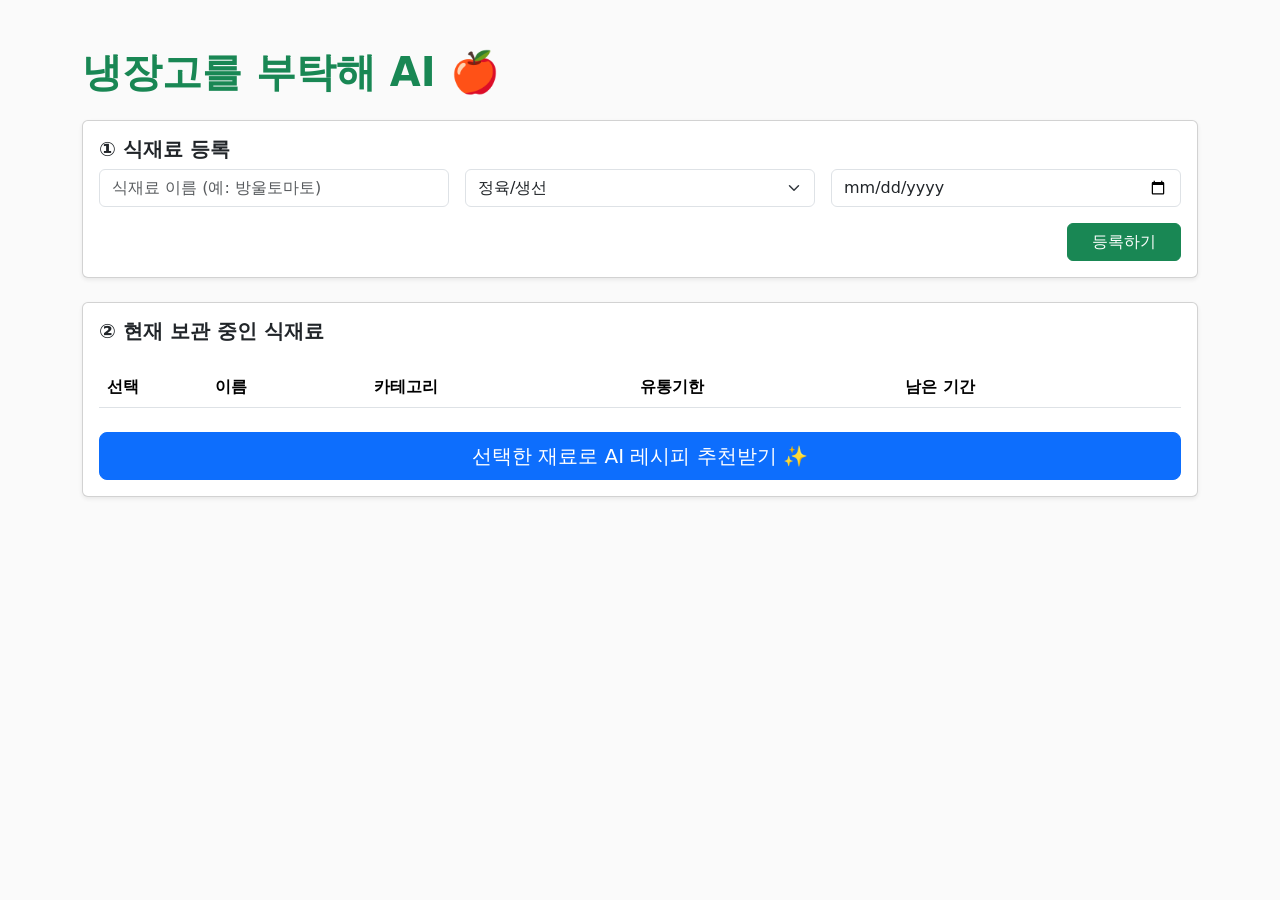
<file: index.html>
<!DOCTYPE html>
<html lang="ko">
<head>
    <meta charset="UTF-8">
    <title>인공지능 스마트 냉장고 관리</title>
    <link href="https://cdn.jsdelivr.net/npm/bootstrap@5.3.0/dist/css/bootstrap.min.css" rel="stylesheet">
</head>
<body class="container mt-5" style="background-color: #fafafa;">
    <h1 class="mb-4 fw-bold text-success">냉장고를 부탁해 AI 🍎</h1>

    <div class="card card-body mb-4 shadow-sm">
        <h5 class="card-title fw-bold">① 식재료 등록</h5>
        <div class="row g-3">
            <div class="col-md-4">
                <input type="text" id="foodName" class="form-control" placeholder="식재료 이름 (예: 방울토마토)">
            </div>
            <div class="col-md-4">
                <select id="foodCategory" class="form-select">
                    <option value="정육/생선">정육/생선</option>
                    <option value="야채/과일">야채/과일</option>
                    <option value="유제품">유제품</option>
                    <option value="기타">기타</option>
                </select>
            </div>
            <div class="col-md-4">
                <input type="date" id="expiryDate" class="form-control">
            </div>
            <div class="col-12 text-end">
                <button onclick="addFood()" class="btn btn-success px-4">등록하기</button>
            </div>
        </div>
    </div>

    <div class="card card-body mb-4 shadow-sm">
        <h5 class="card-title fw-bold">② 현재 보관 중인 식재료</h5>
        <table class="table align-middle mt-3">
            <thead>
                <tr>
                    <th style="width: 10%">선택</th>
                    <th>이름</th>
                    <th>카테고리</th>
                    <th>유통기한</th>
                    <th>남은 기간</th>
                </tr>
            </thead>
            <tbody id="inventoryList">
                </tbody>
        </table>
        <button onclick="recommendRecipe()" class="btn btn-primary btn-lg w-100 mt-2">선택한 재료로 AI 레시피 추천받기 ✨</button>
    </div>

    <div id="recipeResult" class="card card-body shadow-sm d-none">
        <h5 class="card-title fw-bold text-primary">③ AI 추천 레시피 및 조리 타이머</h5>
        <div class="p-3 bg-light rounded mb-3" id="recipeContent"></div>
        
        <div class="border-top pt-3 text-center">
            <h6>⏱️ 추천 조리 타이머</h6>
            <h2 id="timerDisplay" class="fw-bold my-2 text-danger">02:00</h2>
            <button id="timerBtn" onclick="toggleTimer()" class="btn btn-outline-danger btn-sm">타이머 시작</button>
        </div>
    </div>

    <script src="app.js"></script>
</body>
</html>
</file>
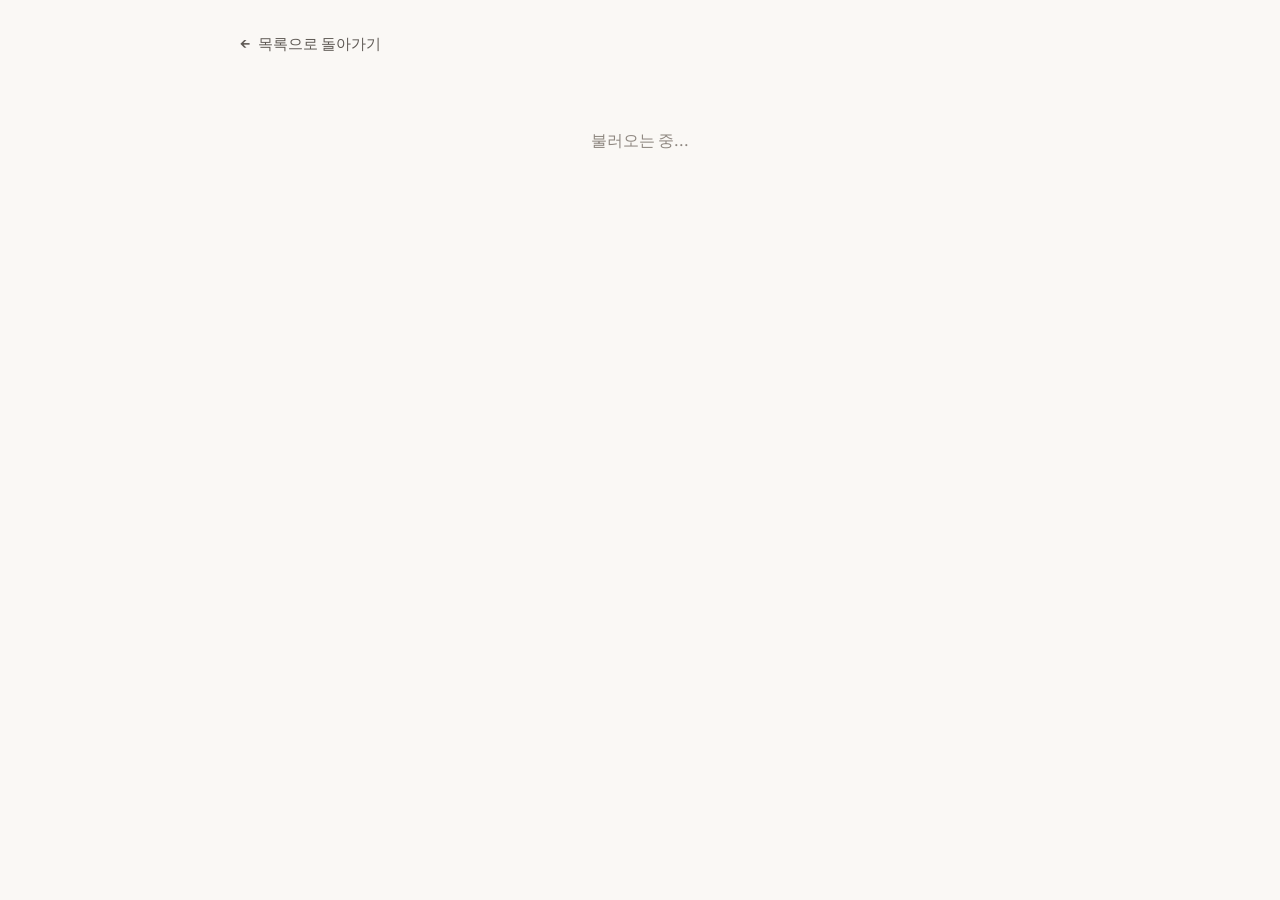
<file: detail.html>
<!DOCTYPE html>
<html lang="ko">
<head>
  <meta charset="UTF-8">
  <meta name="viewport" content="width=device-width, initial-scale=1.0">
  <title>BookMark - 상세 보기</title>
  <link rel="stylesheet" href="style.css">
</head>
<body>

  <main>
    <div class="detail-container">
      <!-- Back Link -->
      <a href="index.html" class="back-link">
        <span>←</span> 목록으로 돌아가기
      </a>

      <!-- Detail Card (will be populated dynamically) -->
      <div id="detailCardWrapper">
        <div style="text-align: center; padding: 3rem; color: var(--text-muted);">
          불러오는 중...
        </div>
      </div>

      <!-- Action Buttons -->
      <div class="detail-actions" id="actionButtons" style="display: none;">
        <button id="editBtn" class="btn btn-secondary">✏️ 수정하기</button>
        <button id="deleteBtn" class="btn btn-danger">🗑️ 삭제하기</button>
      </div>
    </div>
  </main>

  <script src="app.js"></script>
  <script>
    document.addEventListener("DOMContentLoaded", () => {
      const urlParams = new URLSearchParams(window.location.search);
      const quoteId = urlParams.get("id");
      
      const detailCardWrapper = document.getElementById("detailCardWrapper");
      const actionButtons = document.getElementById("actionButtons");
      const editBtn = document.getElementById("editBtn");
      const deleteBtn = document.getElementById("deleteBtn");

      if (!quoteId) {
        handleInvalidAccess();
        return;
      }

      const quote = getQuote(quoteId);

      if (!quote) {
        handleInvalidAccess();
        return;
      }

      // Escape HTML helper
      const escape = (str) => {
        if (!str) return '';
        return str
          .replace(/&/g, "&amp;")
          .replace(/</g, "&lt;")
          .replace(/>/g, "&gt;")
          .replace(/"/g, "&quot;")
          .replace(/'/g, "&#039;");
      };

      // Populate details card
      let memoHtml = "";
      if (quote.memo && quote.memo.trim() !== "") {
        memoHtml = `
          <div class="detail-memo-section">
            <div class="detail-memo-title">📝 나의 메모</div>
            <div class="detail-memo-content">${escape(quote.memo)}</div>
          </div>
        `;
      }

      detailCardWrapper.innerHTML = `
        <div class="detail-card">
          <div class="detail-quote-section">
            <span class="detail-quote-mark open">❝</span>
            <div class="detail-quote-text">${escape(quote.quote)}</div>
            <span class="detail-quote-mark close">❞</span>
          </div>

          <div class="detail-divider"></div>

          <div class="detail-info-grid">
            <div class="detail-info-item">
              <span class="detail-info-label">📖 책 제목</span>
              <span class="detail-info-value">${escape(quote.title)}</span>
            </div>
            <div class="detail-info-item">
              <span class="detail-info-label">✍️ 저자</span>
              <span class="detail-info-value">${escape(quote.author)}</span>
            </div>
            <div class="detail-info-item">
              <span class="detail-info-label">📅 등록일</span>
              <span class="detail-info-value">${quote.createdAt || 'N/A'}</span>
            </div>
          </div>

          ${memoHtml}
        </div>
      `;

      // Show action buttons
      actionButtons.style.display = "flex";

      // Edit Button
      editBtn.addEventListener("click", () => {
        location.href = `write.html?edit=${quote.id}`;
      });

      // Delete Button
      deleteBtn.addEventListener("click", () => {
        showConfirmModal(
          "문장을 삭제하시겠습니까?",
          "삭제된 기록은 복구할 수 없습니다.",
          () => {
            deleteQuote(quote.id);
            location.href = "index.html";
          }
        );
      });
    });

    function handleInvalidAccess() {
      showCustomAlert("해당 기록을 찾을 수 없거나 올바르지 않은 접근입니다.");
      setTimeout(() => {
        location.href = "index.html";
      }, 1500);
    }
  </script>
</body>
</html>
</file>
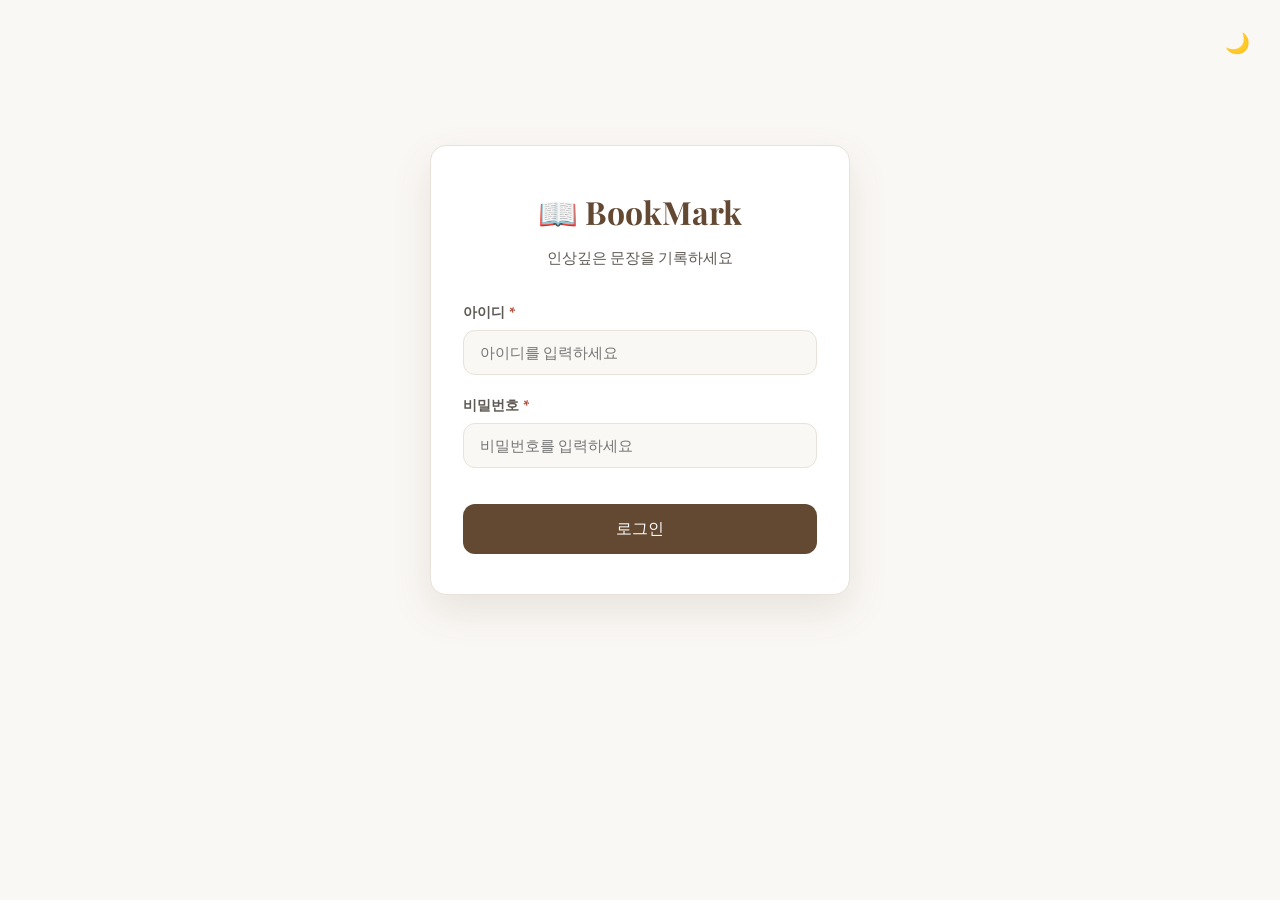
<file: login.html>
<!DOCTYPE html>
<html lang="ko">
<head>
  <meta charset="UTF-8">
  <meta name="viewport" content="width=device-width, initial-scale=1.0">
  <title>BookMark - 로그인</title>
  <link rel="stylesheet" href="style.css">
</head>
<body>

  <!-- Floating Theme Toggle for Login Page -->
  <div style="position: absolute; top: 1.5rem; right: 1.5rem;">
    <button id="loginThemeToggle" class="theme-toggle" title="테마 변경">
      <span class="dark-icon">🌙</span>
      <span class="light-icon">☀️</span>
    </button>
  </div>

  <div class="login-wrapper">
    <div class="login-card">
      <div class="login-header">
        <h2>📖 BookMark</h2>
        <p>인상깊은 문장을 기록하세요</p>
      </div>

      <!-- Error Message Alert -->
      <div id="errorMessage" class="login-error">
        <span>⚠️</span>
        <span id="errorText">오류 메시지</span>
      </div>

      <form id="loginForm">
        <div class="form-group">
          <label for="username">아이디 <span class="required">*</span></label>
          <input type="text" id="username" class="form-control" placeholder="아이디를 입력하세요" required autocomplete="username">
        </div>

        <div class="form-group">
          <label for="password">비밀번호 <span class="required">*</span></label>
          <input type="password" id="password" class="form-control" placeholder="비밀번호를 입력하세요" required autocomplete="current-password">
        </div>

        <button type="submit" class="btn btn-primary" style="width: 100%; padding: 0.8rem; margin-top: 1rem; font-size: 1rem;">
          로그인
        </button>
      </form>
    </div>
  </div>

  <script src="app.js"></script>
  <script>
    document.addEventListener("DOMContentLoaded", () => {
      const loginForm = document.getElementById("loginForm");
      const usernameInput = document.getElementById("username");
      const passwordInput = document.getElementById("password");
      const errorMessage = document.getElementById("errorMessage");
      const errorText = document.getElementById("errorText");
      
      // Wire theme toggle for login page since it doesn't have the standard header
      const loginThemeToggle = document.getElementById("loginThemeToggle");
      if (loginThemeToggle) {
        loginThemeToggle.addEventListener("click", () => {
          toggleTheme();
        });
      }

      function showError(text) {
        errorText.textContent = text;
        errorMessage.style.display = "flex";
        
        // Retrigger shake animation
        errorMessage.style.animation = 'none';
        errorMessage.offsetHeight; /* trigger reflow */
        errorMessage.style.animation = null;
      }

      function hideError() {
        errorMessage.style.display = "none";
      }

      loginForm.addEventListener("submit", (e) => {
        e.preventDefault();
        hideError();

        const idValue = usernameInput.value.trim();
        const pwValue = passwordInput.value.trim();

        // 1. Validation for empty values
        if (!idValue || !pwValue) {
          showError("아이디와 비밀번호를 입력해주세요");
          return;
        }

        // Success: Anyone can log in now as long as fields are not empty
        localStorage.setItem("isLogin", "true");
        localStorage.setItem("userId", idValue);
        const currentDir = window.location.href.substring(0, window.location.href.lastIndexOf('/') + 1);
        window.location.href = currentDir + "index.html";
      });
    });
  </script>
</body>
</html>
</file>
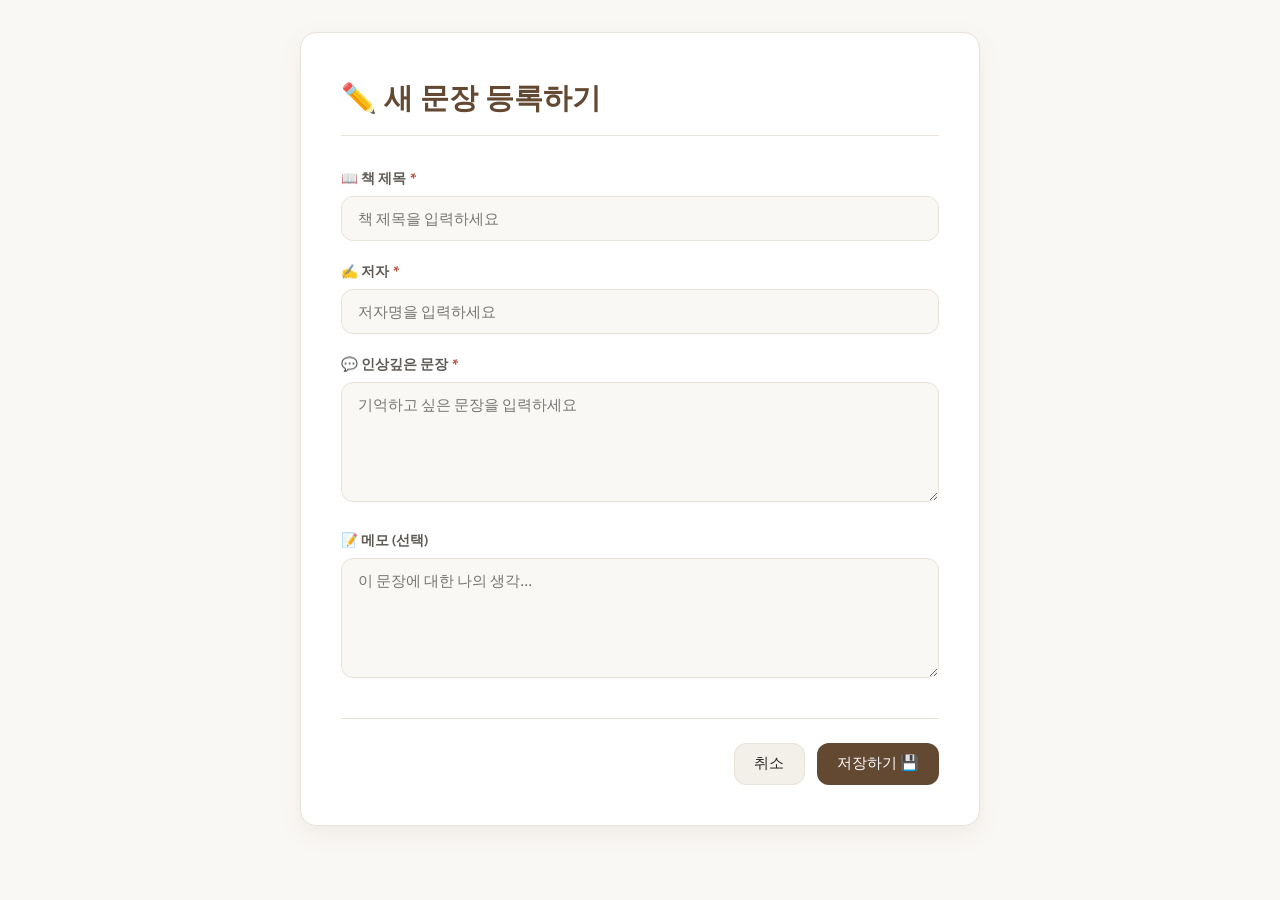
<file: write.html>
<!DOCTYPE html>
<html lang="ko">
<head>
  <meta charset="UTF-8">
  <meta name="viewport" content="width=device-width, initial-scale=1.0">
  <title>BookMark - 문장 기록</title>
  <link rel="stylesheet" href="style.css">
</head>
<body>

  <main>
    <div class="form-container animate-fade">
      <div class="form-header">
        <h2 id="pageTitle">✏️ 새 문장 등록하기</h2>
      </div>

      <form id="quoteForm">
        <div class="form-group">
          <label for="bookTitle">📖 책 제목 <span class="required">*</span></label>
          <input type="text" id="bookTitle" class="form-control" placeholder="책 제목을 입력하세요" required>
        </div>

        <div class="form-group">
          <label for="author">✍️ 저자 <span class="required">*</span></label>
          <input type="text" id="author" class="form-control" placeholder="저자명을 입력하세요" required>
        </div>

        <div class="form-group">
          <label for="quoteText">💬 인상깊은 문장 <span class="required">*</span></label>
          <textarea id="quoteText" class="form-control" placeholder="기억하고 싶은 문장을 입력하세요" required></textarea>
        </div>

        <div class="form-group">
          <label for="memo">📝 메모 (선택)</label>
          <textarea id="memo" class="form-control" placeholder="이 문장에 대한 나의 생각..."></textarea>
        </div>

        <div class="form-actions">
          <button type="button" id="cancelBtn" class="btn btn-secondary">취소</button>
          <button type="submit" id="saveBtn" class="btn btn-primary">저장하기 💾</button>
        </div>
      </form>
    </div>
  </main>

  <script src="app.js"></script>
  <script>
    document.addEventListener("DOMContentLoaded", () => {
      const urlParams = new URLSearchParams(window.location.search);
      const editId = urlParams.get("edit");
      
      const pageTitle = document.getElementById("pageTitle");
      const saveBtn = document.getElementById("saveBtn");
      const cancelBtn = document.getElementById("cancelBtn");
      const form = document.getElementById("quoteForm");
      
      const bookTitleInput = document.getElementById("bookTitle");
      const authorInput = document.getElementById("author");
      const quoteTextInput = document.getElementById("quoteText");
      const memoInput = document.getElementById("memo");

      let currentQuote = null;

      // Check if we are in Edit Mode
      if (editId) {
        currentQuote = getQuote(editId);
        if (currentQuote) {
          pageTitle.textContent = "✏️ 문장 수정하기";
          saveBtn.innerHTML = "수정하기 💾";
          
          // Populate fields
          bookTitleInput.value = currentQuote.title;
          authorInput.value = currentQuote.author;
          quoteTextInput.value = currentQuote.quote;
          memoInput.value = currentQuote.memo || "";
        } else {
          // If quote ID is invalid, redirect to index
          showCustomAlert("해당 기록을 찾을 수 없습니다.");
          setTimeout(() => {
            location.href = "index.html";
          }, 1500);
        }
      }

      // Cancel button action
      cancelBtn.addEventListener("click", () => {
        if (editId) {
          // Go back to details
          location.href = `detail.html?id=${editId}`;
        } else {
          // Go back to main
          location.href = "index.html";
        }
      });

      // Form submission
      form.addEventListener("submit", (e) => {
        e.preventDefault();

        const title = bookTitleInput.value.trim();
        const author = authorInput.value.trim();
        const quote = quoteTextInput.value.trim();
        const memo = memoInput.value.trim();

        // Manual validation check
        if (!title || !author || !quote) {
          showCustomAlert("책 제목, 저자, 인상깊은 문장은 필수 입력 사항입니다.");
          return;
        }

        const data = {
          title,
          author,
          quote,
          memo
        };

        if (editId && currentQuote) {
          data.id = editId;
        }

        saveQuote(data);
        
        // Redirect on save
        if (editId) {
          // Redirect to detail page of the updated quote
          location.href = `detail.html?id=${editId}`;
        } else {
          // Redirect to main page
          location.href = "index.html";
        }
      });
    });
  </script>
</body>
</html>
</file>
<file: style.css>
@import url('https://fonts.googleapis.com/css2?family=Outfit:wght@300;400;500;600;700&family=Playfair+Display:ital,wght@0,400;0,500;0,600;0,700;1,400&display=swap');

:root {
  --font-sans: 'Outfit', -apple-system, BlinkMacSystemFont, "Segoe UI", Roboto, sans-serif;
  --font-serif: 'Playfair Display', Georgia, Cambria, "Times New Roman", Times, serif;

  /* Theme variables - Light Mode Default */
  --bg-primary: #faf8f5;
  --bg-secondary: #f3efe9;
  --bg-card: #ffffff;
  --text-primary: #2d2a26;
  --text-secondary: #5e5954;
  --text-muted: #8e8780;
  --border-color: #e8e2d8;
  --accent-color: #634832; /* Rich warm brown */
  --accent-hover: #4e3826;
  --accent-light: #f5efe8;
  --danger-color: #b84a39;
  --danger-hover: #9c3c2e;
  --danger-light: #fdf2f0;
  --success-color: #4a7c59;
  --shadow-sm: 0 2px 8px rgba(99, 72, 50, 0.04);
  --shadow-md: 0 8px 24px rgba(99, 72, 50, 0.08);
  --shadow-lg: 0 16px 40px rgba(99, 72, 50, 0.12);
  --transition: all 0.3s cubic-bezier(0.4, 0, 0.2, 1);
  --border-radius: 12px;
  
  --glass-bg: rgba(255, 255, 255, 0.75);
  --glass-border: rgba(255, 255, 255, 0.4);
  --glass-shadow: 0 8px 32px rgba(99, 72, 50, 0.05);
}

/* Dark Mode Variables */
[data-theme="dark"] {
  --bg-primary: #121316;
  --bg-secondary: #1a1c21;
  --bg-card: #1f2229;
  --text-primary: #f0edf0;
  --text-secondary: #b2abb2;
  --text-muted: #7d777d;
  --border-color: #2e323c;
  --accent-color: #c7a78d; /* Muted champagne gold */
  --accent-hover: #d9bdab;
  --accent-light: #2b2520;
  --danger-color: #e06c75;
  --danger-hover: #e8868e;
  --danger-light: #2b1f20;
  --success-color: #7ec08b;
  --shadow-sm: 0 2px 8px rgba(0, 0, 0, 0.2);
  --shadow-md: 0 8px 24px rgba(0, 0, 0, 0.3);
  --shadow-lg: 0 16px 40px rgba(0, 0, 0, 0.4);
  
  --glass-bg: rgba(31, 34, 41, 0.8);
  --glass-border: rgba(255, 255, 255, 0.05);
  --glass-shadow: 0 8px 32px rgba(0, 0, 0, 0.4);
}

/* Base Styles */
* {
  box-sizing: border-box;
  margin: 0;
  padding: 0;
}

html {
  scroll-behavior: smooth;
  height: 100%;
}

body {
  font-family: var(--font-sans);
  background-color: var(--bg-primary);
  color: var(--text-primary);
  line-height: 1.6;
  min-height: 100%;
  display: flex;
  flex-direction: column;
  transition: background-color 0.3s ease, color 0.3s ease;
  overflow-y: scroll;
}

a {
  color: inherit;
  text-decoration: none;
}

/* Header & Navigation */
header {
  position: sticky;
  top: 0;
  z-index: 100;
  background: var(--glass-bg);
  backdrop-filter: blur(12px);
  -webkit-backdrop-filter: blur(12px);
  border-bottom: 1px solid var(--glass-border);
  box-shadow: var(--glass-shadow);
  transition: var(--transition);
}

.header-container {
  max-width: 1100px;
  margin: 0 auto;
  padding: 1rem 1.5rem;
  display: flex;
  justify-content: space-between;
  align-items: center;
}

.logo {
  display: flex;
  align-items: center;
  gap: 0.5rem;
  font-size: 1.4rem;
  font-weight: 700;
  color: var(--accent-color);
  font-family: var(--font-serif);
  transition: var(--transition);
}

.logo:hover {
  opacity: 0.9;
  transform: translateY(-1px);
}

.logo-icon {
  font-size: 1.6rem;
}

.nav-links {
  display: flex;
  align-items: center;
  gap: 0.75rem;
}

/* Main Container */
main {
  flex: 1;
  max-width: 1100px;
  width: 100%;
  margin: 0 auto;
  padding: 2rem 1.5rem;
  animation: fadeIn 0.4s ease-out;
}

/* Buttons */
.btn {
  display: inline-flex;
  align-items: center;
  justify-content: center;
  gap: 0.5rem;
  padding: 0.6rem 1.2rem;
  font-size: 0.95rem;
  font-weight: 500;
  border-radius: var(--border-radius);
  border: 1px solid transparent;
  cursor: pointer;
  transition: var(--transition);
  font-family: var(--font-sans);
}

.btn-primary {
  background-color: var(--accent-color);
  color: var(--bg-card);
}

.btn-primary:hover {
  background-color: var(--accent-hover);
  transform: translateY(-1px);
  box-shadow: 0 4px 12px rgba(99, 72, 50, 0.15);
}

.btn-secondary {
  background-color: var(--bg-secondary);
  color: var(--text-primary);
  border-color: var(--border-color);
}

.btn-secondary:hover {
  background-color: var(--border-color);
  transform: translateY(-1px);
}

.btn-danger {
  background-color: var(--danger-light);
  color: var(--danger-color);
  border-color: transparent;
}

.btn-danger:hover {
  background-color: var(--danger-color);
  color: white;
  transform: translateY(-1px);
}

.btn-text {
  background: transparent;
  padding: 0.5rem 0.75rem;
  color: var(--text-secondary);
}

.btn-text:hover {
  color: var(--text-primary);
  background-color: var(--bg-secondary);
}

/* Theme Toggle Button */
.theme-toggle {
  background: transparent;
  border: none;
  font-size: 1.25rem;
  width: 38px;
  height: 38px;
  display: flex;
  align-items: center;
  justify-content: center;
  border-radius: 50%;
  cursor: pointer;
  color: var(--text-secondary);
  transition: var(--transition);
}

.theme-toggle:hover {
  background-color: var(--bg-secondary);
  color: var(--text-primary);
  transform: rotate(15deg);
}

.theme-toggle .dark-icon,
[data-theme="dark"] .theme-toggle .light-icon {
  display: block;
}

.theme-toggle .light-icon,
[data-theme="dark"] .theme-toggle .dark-icon {
  display: none;
}

/* User Info Card in Nav */
.user-badge {
  font-size: 0.9rem;
  color: var(--text-secondary);
  display: flex;
  align-items: center;
  gap: 0.35rem;
  padding: 0.4rem 0.8rem;
  background-color: var(--bg-secondary);
  border-radius: 20px;
}

/* Footer */
footer {
  text-align: center;
  padding: 2rem;
  color: var(--text-muted);
  font-size: 0.85rem;
  border-top: 1px solid var(--border-color);
  margin-top: auto;
}

/* Page: Login (login.html) */
.login-wrapper {
  display: flex;
  justify-content: center;
  align-items: center;
  min-height: calc(100vh - 160px);
}

.login-card {
  background-color: var(--bg-card);
  border: 1px solid var(--border-color);
  border-radius: 16px;
  padding: 2.5rem 2rem;
  width: 100%;
  max-width: 420px;
  box-shadow: var(--shadow-lg);
  text-align: center;
  animation: slideUp 0.5s cubic-bezier(0.16, 1, 0.3, 1);
}

.login-header h2 {
  font-family: var(--font-serif);
  font-size: 2rem;
  color: var(--accent-color);
  margin-bottom: 0.5rem;
}

.login-header p {
  color: var(--text-secondary);
  font-size: 0.95rem;
  margin-bottom: 2rem;
}

.form-group {
  text-align: left;
  margin-bottom: 1.25rem;
  position: relative;
}

.form-group label {
  display: block;
  font-size: 0.85rem;
  font-weight: 600;
  color: var(--text-secondary);
  margin-bottom: 0.4rem;
  display: flex;
  align-items: center;
  gap: 0.25rem;
}

.form-control {
  width: 100%;
  padding: 0.75rem 1rem;
  font-family: var(--font-sans);
  font-size: 0.95rem;
  color: var(--text-primary);
  background-color: var(--bg-primary);
  border: 1px solid var(--border-color);
  border-radius: var(--border-radius);
  outline: none;
  transition: var(--transition);
}

.form-control:focus {
  border-color: var(--accent-color);
  box-shadow: 0 0 0 3px var(--accent-light);
  background-color: var(--bg-card);
}

textarea.form-control {
  resize: vertical;
  min-height: 120px;
}

.login-error {
  background-color: var(--danger-light);
  color: var(--danger-color);
  font-size: 0.85rem;
  padding: 0.75rem;
  border-radius: var(--border-radius);
  margin-bottom: 1.25rem;
  display: none;
  align-items: center;
  justify-content: center;
  gap: 0.5rem;
  animation: shake 0.4s ease;
}

.required {
  color: var(--danger-color);
}

/* Page: Index (index.html) - Empty State */
.empty-state {
  display: flex;
  flex-direction: column;
  align-items: center;
  justify-content: center;
  text-align: center;
  padding: 5rem 2rem;
  background-color: var(--bg-card);
  border: 1px dashed var(--border-color);
  border-radius: 16px;
  margin: 2rem 0;
  box-shadow: var(--shadow-sm);
  animation: fadeIn 0.5s ease-out;
}

.empty-icon {
  font-size: 3.5rem;
  margin-bottom: 1.5rem;
  animation: float 3s ease-in-out infinite;
}

.empty-state h3 {
  font-size: 1.4rem;
  margin-bottom: 0.5rem;
  font-weight: 600;
}

.empty-state p {
  color: var(--text-muted);
  margin-bottom: 2rem;
  max-width: 400px;
}

/* Page: Index (index.html) - List State */
.list-header {
  display: flex;
  justify-content: space-between;
  align-items: flex-end;
  margin-bottom: 2rem;
  border-bottom: 1px solid var(--border-color);
  padding-bottom: 1rem;
}

.list-title h2 {
  font-size: 1.5rem;
  font-weight: 700;
  margin-bottom: 0.25rem;
  display: flex;
  align-items: center;
  gap: 0.5rem;
}

.list-title p {
  color: var(--text-muted);
  font-size: 0.9rem;
}

.quotes-grid {
  display: grid;
  grid-template-columns: repeat(auto-fill, minmax(320px, 1fr));
  gap: 1.5rem;
  margin-bottom: 3rem;
}

/* Quote Cards */
.quote-card {
  background-color: var(--bg-card);
  border: 1px solid var(--border-color);
  border-radius: 16px;
  padding: 1.75rem;
  position: relative;
  display: flex;
  flex-direction: column;
  min-height: 220px;
  box-shadow: var(--shadow-sm);
  transition: var(--transition);
}

.quote-card:hover {
  transform: translateY(-5px);
  box-shadow: var(--shadow-md);
  border-color: var(--accent-color);
}

.card-delete-btn {
  position: absolute;
  top: 1rem;
  right: 1rem;
  background: transparent;
  border: none;
  width: 28px;
  height: 28px;
  display: flex;
  align-items: center;
  justify-content: center;
  border-radius: 50%;
  cursor: pointer;
  color: var(--text-muted);
  transition: var(--transition);
  font-size: 0.9rem;
}

.card-delete-btn:hover {
  background-color: var(--danger-light);
  color: var(--danger-color);
}

.card-quote-text {
  font-family: var(--font-serif);
  font-size: 1.15rem;
  font-weight: 500;
  font-style: italic;
  color: var(--text-primary);
  margin-bottom: 1.5rem;
  padding-right: 1rem;
  display: -webkit-box;
  -webkit-line-clamp: 3;
  -webkit-box-orient: vertical;
  overflow: hidden;
  text-overflow: ellipsis;
  position: relative;
  flex-grow: 1;
}

.card-meta {
  border-top: 1px solid var(--border-color);
  padding-top: 1rem;
  margin-top: auto;
  font-size: 0.85rem;
  display: flex;
  flex-direction: column;
  gap: 0.25rem;
}

.card-author {
  font-weight: 600;
  color: var(--text-secondary);
}

.card-book {
  color: var(--text-muted);
  display: flex;
  align-items: center;
  gap: 0.25rem;
}

.card-footer {
  margin-top: 1rem;
  display: flex;
  justify-content: flex-end;
}

.card-detail-btn {
  font-size: 0.85rem;
  font-weight: 600;
  color: var(--accent-color);
  display: inline-flex;
  align-items: center;
  gap: 0.25rem;
  transition: var(--transition);
}

.card-detail-btn:hover {
  color: var(--accent-hover);
  text-decoration: underline;
}

/* Page: Write (write.html) */
.form-container {
  max-width: 680px;
  margin: 0 auto;
  background-color: var(--bg-card);
  border: 1px solid var(--border-color);
  border-radius: 16px;
  padding: 2.5rem;
  box-shadow: var(--shadow-md);
}

.form-header {
  margin-bottom: 2rem;
  border-bottom: 1px solid var(--border-color);
  padding-bottom: 1rem;
}

.form-header h2 {
  font-family: var(--font-serif);
  font-size: 1.8rem;
  color: var(--accent-color);
}

.form-actions {
  display: flex;
  justify-content: flex-end;
  gap: 0.75rem;
  margin-top: 2rem;
  border-top: 1px solid var(--border-color);
  padding-top: 1.5rem;
}

/* Page: Detail (detail.html) */
.detail-container {
  max-width: 800px;
  margin: 0 auto;
  display: flex;
  flex-direction: column;
  gap: 1.5rem;
}

.back-link {
  display: inline-flex;
  align-items: center;
  gap: 0.5rem;
  font-size: 0.95rem;
  color: var(--text-secondary);
  font-weight: 500;
  width: fit-content;
  transition: var(--transition);
}

.back-link:hover {
  color: var(--accent-color);
  transform: translateX(-4px);
}

.detail-card {
  background-color: var(--bg-card);
  border: 1px solid var(--border-color);
  border-radius: 20px;
  padding: 3rem 2.5rem;
  box-shadow: var(--shadow-lg);
  position: relative;
  overflow: hidden;
}

/* Large quote box */
.detail-quote-section {
  position: relative;
  padding: 1.5rem 0;
  margin-bottom: 2rem;
}

.detail-quote-mark {
  font-family: var(--font-serif);
  font-size: 5rem;
  color: var(--accent-light);
  position: absolute;
  line-height: 1;
  user-select: none;
}

.detail-quote-mark.open {
  top: -2rem;
  left: -1rem;
}

.detail-quote-mark.close {
  bottom: -4rem;
  right: -0.5rem;
}

.detail-quote-text {
  font-family: var(--font-serif);
  font-size: 1.6rem;
  font-weight: 500;
  line-height: 1.6;
  font-style: italic;
  color: var(--text-primary);
  text-align: center;
  position: relative;
  z-index: 1;
  word-break: keep-all;
}

.detail-divider {
  height: 1px;
  background-color: var(--border-color);
  margin: 2rem 0;
}

/* Quote Info */
.detail-info-grid {
  display: grid;
  grid-template-columns: repeat(auto-fit, minmax(200px, 1fr));
  gap: 1rem;
  margin-bottom: 2rem;
}

.detail-info-item {
  display: flex;
  flex-direction: column;
  gap: 0.25rem;
}

.detail-info-label {
  font-size: 0.8rem;
  font-weight: 600;
  color: var(--text-muted);
  text-transform: uppercase;
  letter-spacing: 0.5px;
}

.detail-info-value {
  font-size: 1rem;
  color: var(--text-primary);
  font-weight: 500;
  display: flex;
  align-items: center;
  gap: 0.35rem;
}

/* Memo Section */
.detail-memo-section {
  background-color: var(--bg-secondary);
  border-radius: 12px;
  padding: 1.5rem;
  border-left: 4px solid var(--accent-color);
}

.detail-memo-title {
  font-size: 0.9rem;
  font-weight: 700;
  color: var(--accent-color);
  margin-bottom: 0.5rem;
  display: flex;
  align-items: center;
  gap: 0.35rem;
}

.detail-memo-content {
  font-size: 0.95rem;
  color: var(--text-secondary);
  white-space: pre-wrap;
  line-height: 1.7;
}

.detail-actions {
  display: flex;
  justify-content: flex-end;
  gap: 0.75rem;
  margin-top: 1rem;
}

/* Modal Styles */
.modal-overlay {
  position: fixed;
  top: 0;
  left: 0;
  right: 0;
  bottom: 0;
  background-color: rgba(0, 0, 0, 0.4);
  backdrop-filter: blur(4px);
  display: flex;
  align-items: center;
  justify-content: center;
  z-index: 1000;
  opacity: 0;
  pointer-events: none;
  transition: opacity 0.25s ease;
}

.modal-overlay.active {
  opacity: 1;
  pointer-events: all;
}

.modal-card {
  background-color: var(--bg-card);
  border: 1px solid var(--border-color);
  border-radius: 16px;
  padding: 2rem;
  max-width: 400px;
  width: 90%;
  box-shadow: var(--shadow-lg);
  transform: scale(0.9);
  transition: transform 0.25s cubic-bezier(0.16, 1, 0.3, 1);
}

.modal-overlay.active .modal-card {
  transform: scale(1);
}

.modal-title {
  font-size: 1.2rem;
  font-weight: 700;
  margin-bottom: 0.75rem;
  color: var(--text-primary);
}

.modal-desc {
  font-size: 0.95rem;
  color: var(--text-secondary);
  margin-bottom: 1.5rem;
}

.modal-actions {
  display: flex;
  justify-content: flex-end;
  gap: 0.5rem;
}

/* Animations */
@keyframes fadeIn {
  from { opacity: 0; }
  to { opacity: 1; }
}

@keyframes slideUp {
  from {
    opacity: 0;
    transform: translateY(20px);
  }
  to {
    opacity: 1;
    transform: translateY(0);
  }
}

@keyframes float {
  0% { transform: translateY(0px); }
  50% { transform: translateY(-8px); }
  100% { transform: translateY(0px); }
}

@keyframes shake {
  0%, 100% { transform: translateX(0); }
  25% { transform: translateX(-6px); }
  75% { transform: translateX(6px); }
}

/* Responsive Adjustments */
@media (max-width: 768px) {
  main {
    padding: 1.5rem 1rem;
  }
  
  .header-container {
    padding: 0.75rem 1rem;
  }
  
  .quotes-grid {
    grid-template-columns: 1fr;
  }
  
  .form-container {
    padding: 1.5rem;
  }
  
  .detail-card {
    padding: 2rem 1.5rem;
  }
  
  .detail-quote-text {
    font-size: 1.3rem;
  }
}
</file>
